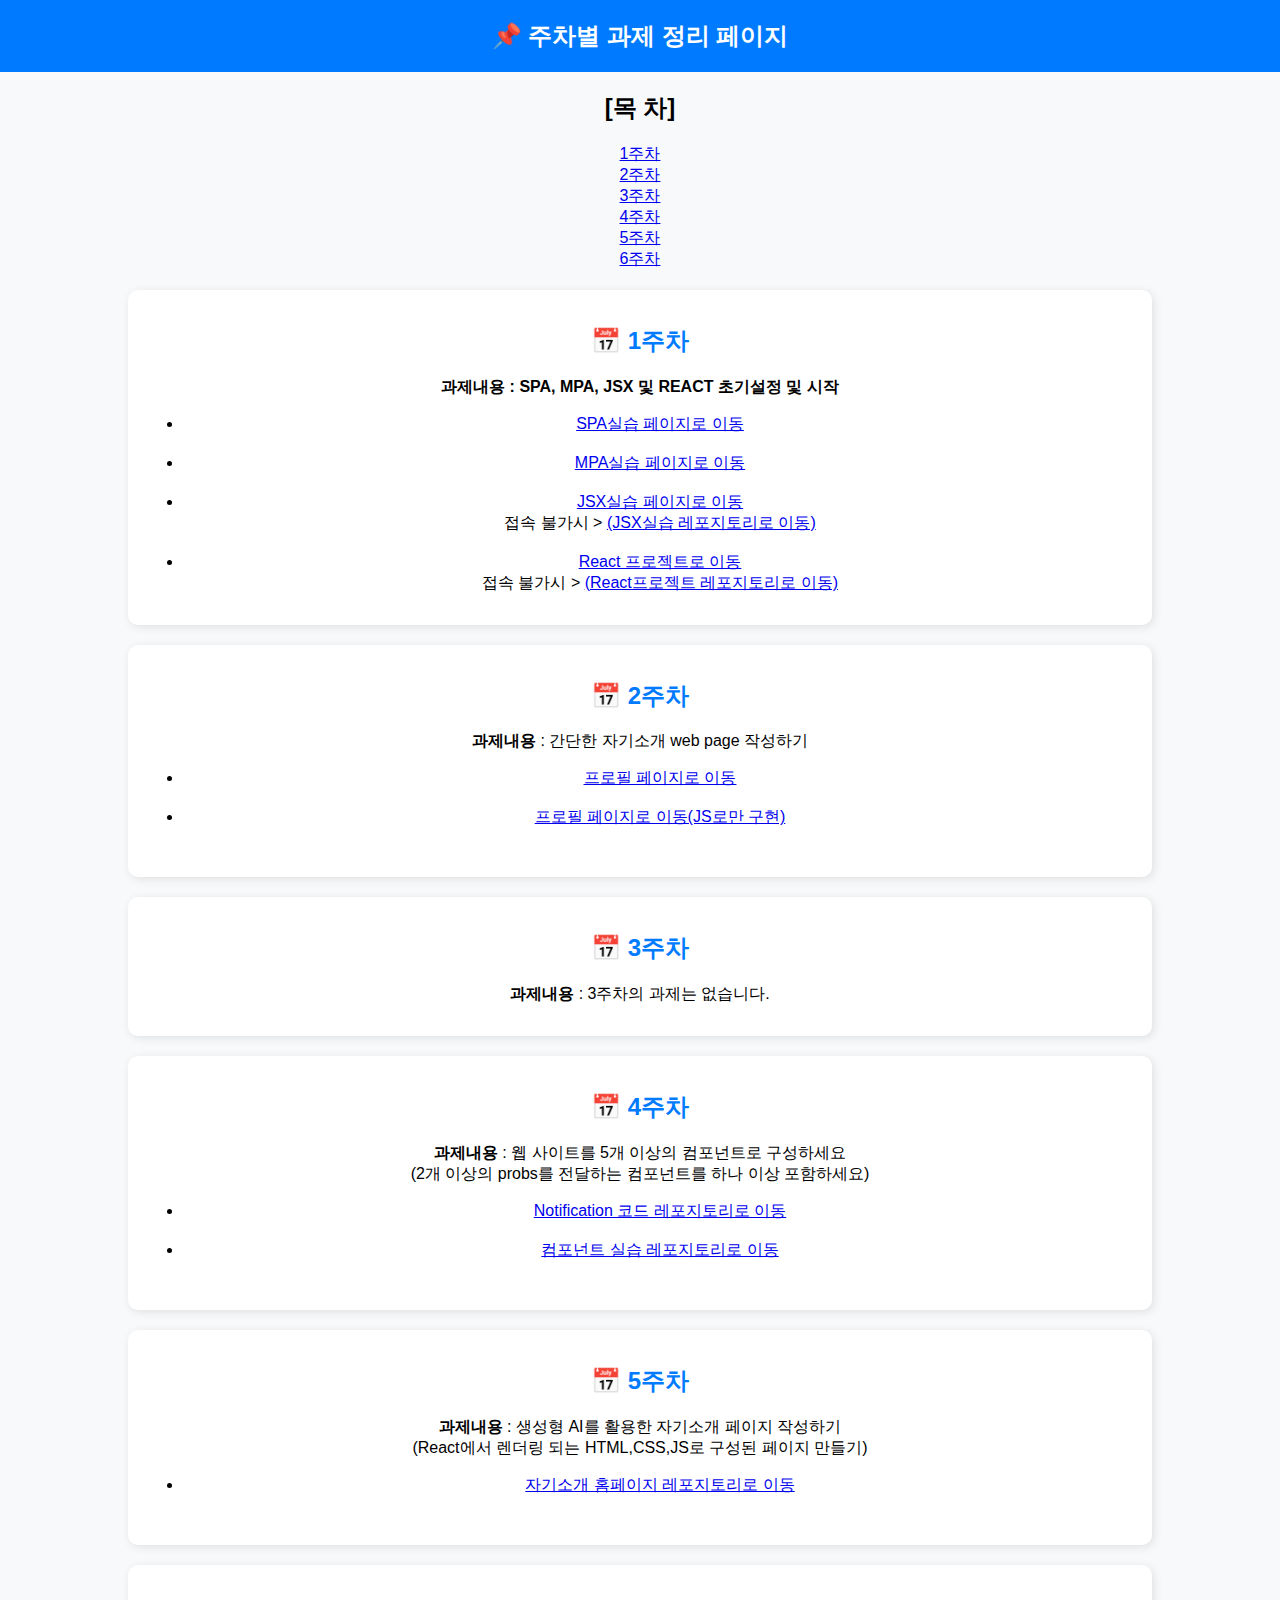
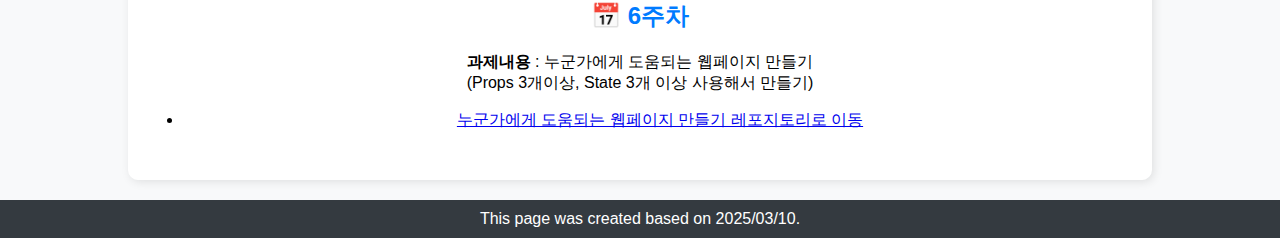
<file: index.html>
<!DOCTYPE html>
<html lang="ko">
<head>
    <meta charset="UTF-8">
    <meta name="viewport" content="width=device-width, initial-scale=1.0">
    <title>주차별 과제 정리</title>
    <style>
        body {
            font-family: Arial, sans-serif;
            background-color: #f8f9fa;
            text-align: center;
            margin: 0;
            padding: 0;
        }
        header {
            background-color: #007bff;
            color: white;
            padding: 20px;
            font-size: 24px;
            font-weight: bold;
        }
        .container {
            width: 80%;
            margin: 20px auto;
        }
        .week {
            background: white;
            padding: 15px;
            margin: 10px 0;
            border-radius: 10px;
            box-shadow: 2px 2px 10px rgba(0, 0, 0, 0.1);
        }
        .week h2 {
            color: #007bff;
        }
        footer {
            background: #343a40;
            color: white;
            padding: 10px;
            margin-top: 20px;
        }
    </style>
</head>
<body>

<header>
    📌 주차별 과제 정리 페이지
</header>

<h2><b>[목 차]</b></h2>   
        
    <a href="#1week">1주차</a><br>
    <a href="#2week">2주차</a><br>
    <a href="#3week">3주차</a><br>
    <a href="#4week">4주차</a><br>
    <a href="#5week">5주차</a><br>
    <a href="#6week">6주차</a><br>


<div class="container">
    <div class="week">
        <h2 id = "1week">📅 1주차</h2>
        <p><b>과제내용 : SPA, MPA, JSX 및 REACT 초기설정 및 시작</b></p>
        <ul>
        <li><a href="https://wsidfy.github.io/Applied_Web_Programming/1week/SPA/index.html" target="_blank">SPA실습 페이지로 이동</a><br><br>
        <li><a href="https://wsidfy.github.io/Applied_Web_Programming/1week/MPA/index.html" target="_blank">MPA실습 페이지로 이동</a><br><br>
        <li><a href="https://wsidfy.github.io/Applied_Web_Programming/1week/JSX_coding/index.html" target="_blank">JSX실습 페이지로 이동</a>
            <br>접속 불가시 > <a href="https://github.com/WSIDFY/Applied_Web_Programming/tree/main/1week/JSX_coding" target="_blank">(JSX실습 레포지토리로 이동)</a><br><br>
        <li><a href="https://wsidfy.github.io/Applied_Web_Programming/1week/ReactProject/index.html" target="_blank">React 프로젝트로 이동</a>
            <br>접속 불가시 > <a href="https://github.com/WSIDFY/Applied_Web_Programming/tree/main/1week/ReactProject" target="_blank">(React프로젝트 레포지토리로 이동)</a>
    </ul>
    </div>
</div>

<div class="container">
    <div class="week">
        <h2 id = "2week">📅 2주차</h2>
        <p><b>과제내용</b> : 간단한 자기소개 web page 작성하기</p>
        <ul>
        <li><a href="https://wsidfy.github.io/Applied_Web_Programming/2week/profile_1/index.html" target="_blank">프로필 페이지로 이동</a><br><br>
        <li><a href="https://wsidfy.github.io/Applied_Web_Programming/2week/profile_2/index.html" target="_blank">프로필 페이지로 이동(JS로만 구현)</a><br><br>
        </ul>
    </div>
</div>

<div class="container">
    <div class="week">
        <h2 id = "3week">📅 3주차</h2>
        <p><b>과제내용</b> : 3주차의 과제는 없습니다.</p>
    </div>
</div>


<div class="container">
    <div class="week">
        <h2 id = "4week">📅 4주차</h2>
        <p><b>과제내용</b> : 웹 사이트를 5개 이상의 컴포넌트로 구성하세요<br>(2개 이상의 probs를 전달하는 컴포넌트를 하나 이상 포함하세요)</p>
        <ul>
        <li><a href="https://github.com/WSIDFY/Applied_Web_Programming/tree/main/4week/Notification" target="_blank">Notification 코드 레포지토리로 이동</a><br><br>
        <li><a href="https://github.com/WSIDFY/Applied_Web_Programming/tree/main/4week/use_component_5" target="_blank">컴포넌트 실습 레포지토리로 이동</a><br><br>
        </ul>
    </div>
</div>


    <div class="container">
    <div class="week">
        <h2 id = "5week">📅 5주차</h2>
        <p><b>과제내용</b> : 생성형 AI를 활용한 자기소개 페이지 작성하기<br>(React에서 렌더링 되는 HTML,CSS,JS로 구성된 페이지 만들기)</p>
        <ul>
        <li><a href="https://github.com/WSIDFY/Applied_Web_Programming/tree/main/5week" target="_blank">자기소개 홈페이지 레포지토리로 이동</a><br><br>
        </ul>
    </div>
</div>

<div class="container">
    <div class="week">
        <h2 id = "6week">📅 6주차</h2>
        <p><b>과제내용</b> : 누군가에게 도움되는 웹페이지 만들기<br>(Props 3개이상, State 3개 이상 사용해서 만들기)</p>
        <ul>
        <li><a href="https://github.com/WSIDFY/Applied_Web_Programming/tree/main/6week" target="_blank">누군가에게 도움되는 웹페이지 만들기 레포지토리로 이동</a><br><br>
        </ul>
    </div>
</div>

<footer>
    This page was created based on 2025/03/10.
</footer>

</body>
</html>
</file>
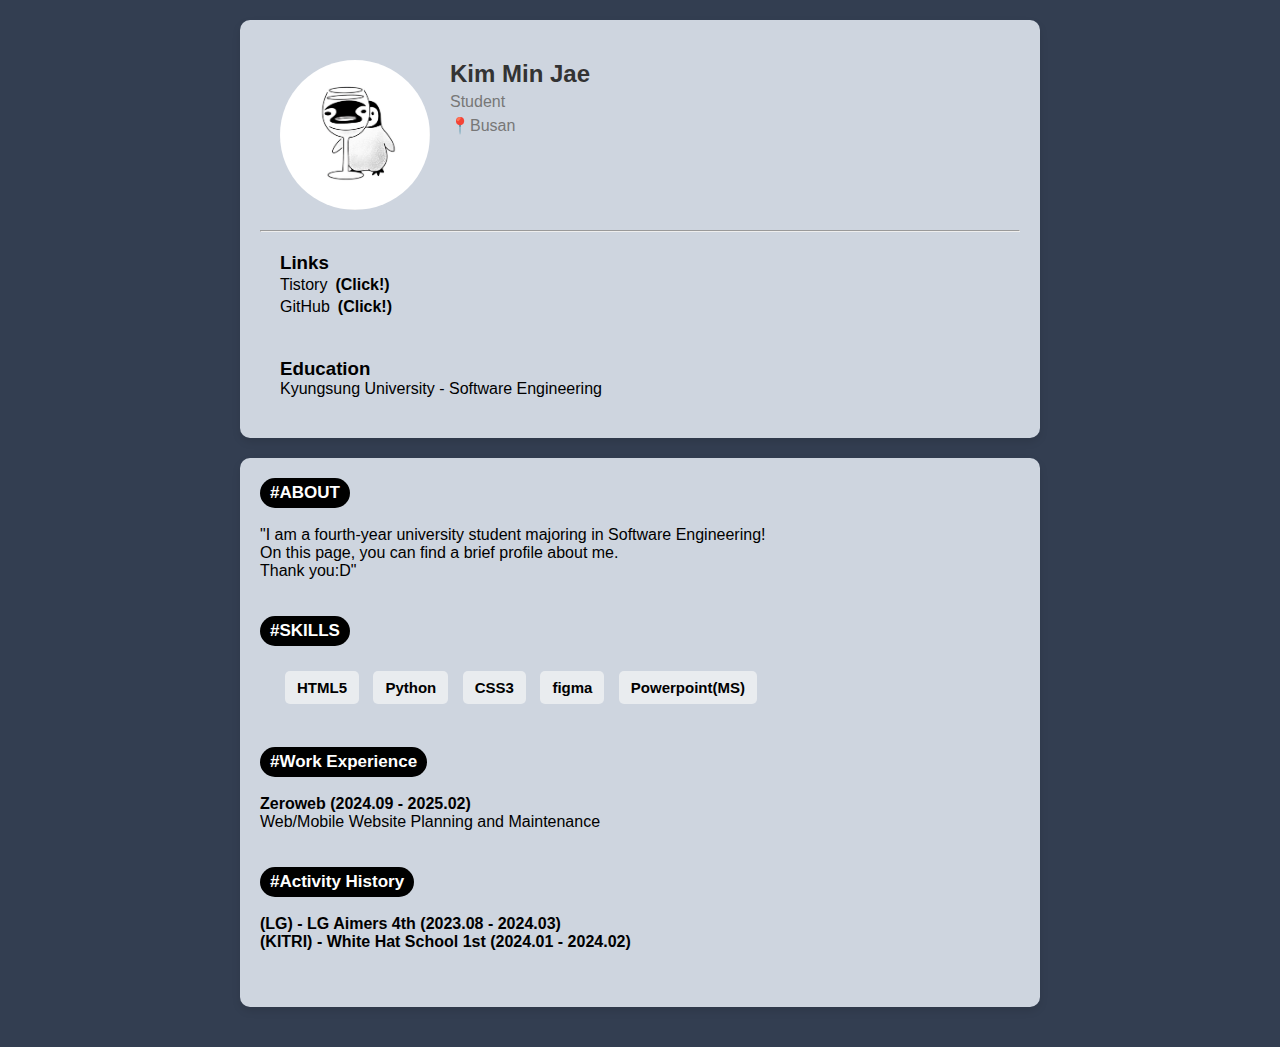
<file: 2week/profile_1/index.html>
<!DOCTYPE html>
<html lang="en">
<head>
  <meta charset="UTF-8" />
  <meta name="viewport" content="width=device-width, initial-scale=1.0" />
  <!--style.css파일 불러오기-->
  <link rel="stylesheet" href="style.css" />
  <title>Profil_Page</title>
</head>
<body>
  <!-- 첫 번째 컨테이너 -->
  <div class="container">
    <div class="profile">
      <img src="profil.jpg" alt="Profile Image" />
      <div class="info">
        <h2>Kim Min Jae</h2>
        <p>Student</p>
        <p>📍Busan</p>
      </div>
    </div>
    <hr />
    <div class="works">
      <h3>Links</h3>
      <div id="contact">
        <a href="https://qmffjr2001.tistory.com" target="_blank">Tistory</a><b>(Click!)</b><br />
        <a href="https://github.com/WSIDFY" target="_blank">GitHub</a><b>(Click!)</b><br />
      </div>
    </div>
    <div class="works">
      <h3>Education</h3>
      <p>Kyungsung University - Software Engineering</p>
    </div>
  </div>

  <!-- 두 번째 컨테이너 -->
  <div class="container">
    <!-- ABOUT -->
    <h3 class="section-title">#ABOUT</h3><br><br>
    <p>
      "I am a fourth-year university student majoring in Software Engineering!<br />
      On this page, you can find a brief profile about me.<br />
      Thank you:D"
    </p>
    <br /><br />

    <!-- SKILLS -->
    <h3 class="section-title">#SKILLS</h3>
    <div class="skills">
      <span>HTML5</span>
      <span>Python</span>
      <span>CSS3</span>
      <span>figma</span>
      <span>Powerpoint(MS)</span>
    </div>
    <br />

    <!-- Work Experience -->
    <h3 class="section-title">#Work Experience</h3>
    <br /><br />
    <p><strong>Zeroweb (2024.09 - 2025.02)</strong></p>
    <span>Web/Mobile Website Planning and Maintenance</span>
    <br /><br /><br />

    <!-- Activity History -->
    <h3 class="section-title">#Activity History</h3>
    <br /><br />
    <p>
      <strong>(LG) - LG Aimers 4th (2023.08 - 2024.03)<br />
      (KITRI) - White Hat School 1st (2024.01 - 2024.02)</strong>
    </p>
    <br /><br />
  </div>
</body>
</html>
</file>
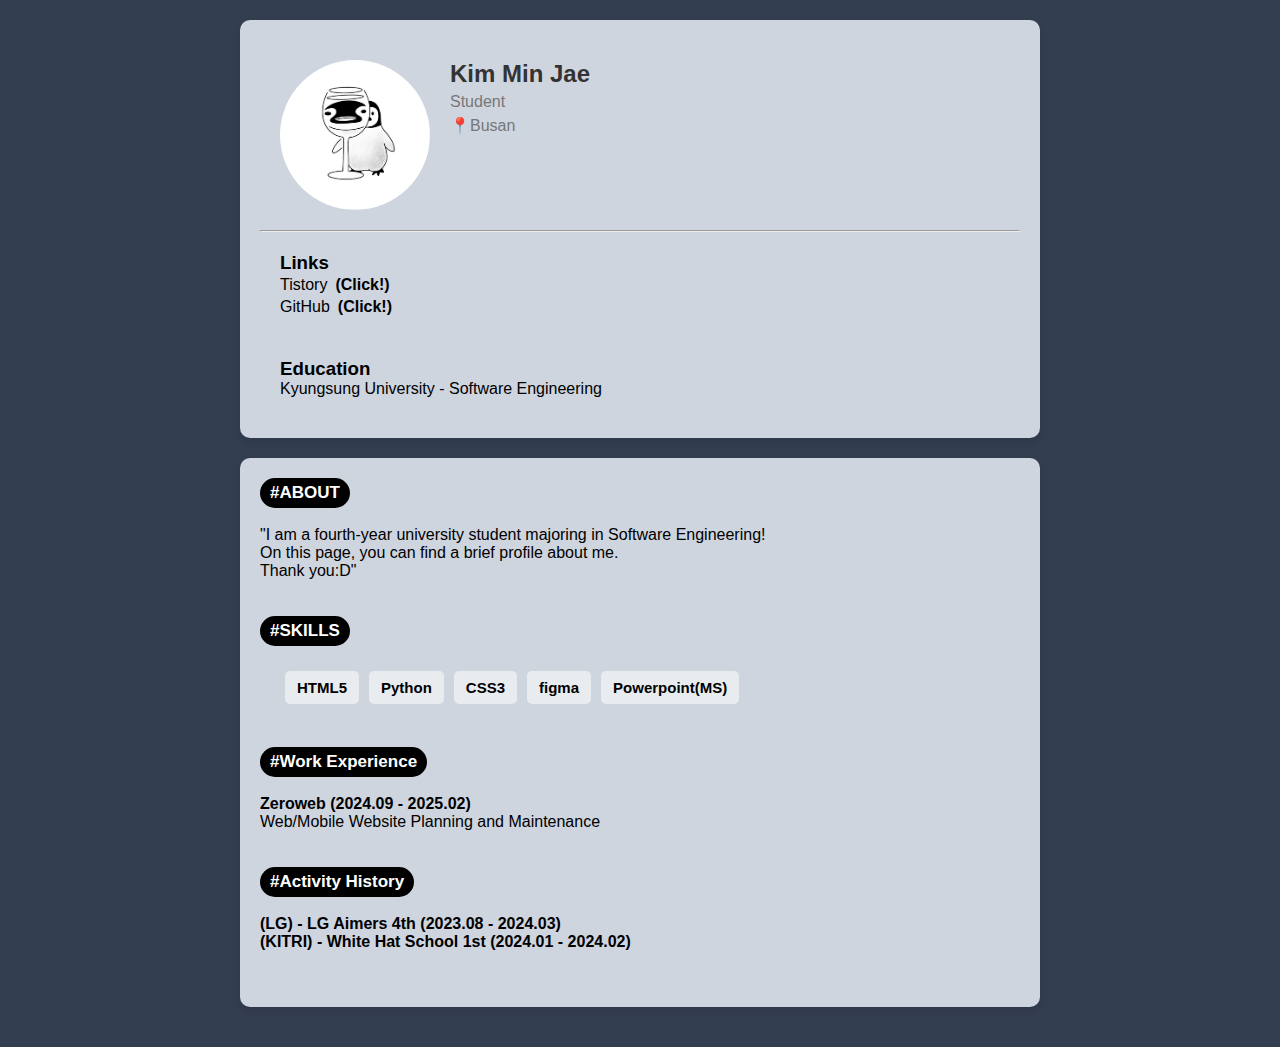
<file: 2week/profile_2/index.html>
<!DOCTYPE html>
<html lang="en">
<head>
  <meta charset="UTF-8" />
  <meta name="viewport" content="width=device-width, initial-scale=1.0"/>
  <title>Profil_Page_JS_Only</title>
</head>
<body>
<script>
  // <style> 태그를 생성하여 CSS요소소 추가
  const style = document.createElement('style');

  style.textContent = `
    /* 공통 초기화 */
    * {
      margin: 0;
      padding: 0;
      box-sizing: border-box;
      font-family: Arial, sans-serif;
    }
    /* 공통 배경 및 레이아웃 */
    body {
      background-color: #333e51;
      display: flex;
      flex-direction: column;
      align-items: center;
      padding: 20px;
    }
    .container {
      width: 90%;
      max-width: 800px;
      background: #ced5df;
      box-shadow: 0 4px 8px rgba(0, 0, 0, 0.1);
      border-radius: 10px;
      overflow: hidden;
      padding: 20px;
      margin-bottom: 20px;
    }
    /* 프로필 섹션 */
    .profile {
      display: flex;
      flex-wrap: wrap;
      align-items: left;
      text-align: left;
      padding: 20px;
      gap: 20px;
      justify-content: left;
    }
    .profile img {
      width: 150px;
      height: 150px;
      border-radius: 50%;
    }
    .info {
      text-align: left;
    }
    .info h2 {
      color: #333;
    }
    .info p {
      color: #777;
      margin: 5px 0;
    }
    /* LINKS (contact) */
    #contact a {
      color: black;
      display: inline-block;
      border-radius: 4px;
      padding: 2px 8px 2px 0;
      text-decoration: none;
    }
    #contact a:hover {
      background-color: #2f2f2f;
      color: rgb(255, 153, 0);
      text-decoration: none;
      padding: 2px 8px;
      transition: padding 0.2s;
      font-weight: bold;
    }
    /* section-title */
    .section-title {
      font-size: 17px;
      background-color: black;
      color: white;
      padding: 5px 10px;
      border-radius: 15px;
      display: inline-block;
    }
    /* WORKS & SKILLS */
    .works,
    .skills {
      padding: 20px;
    }
    /* skills */
    .skills span {
      display: inline-block;
      background: #e9ecef;
      padding: 8px 12px;
      margin: 5px;
      border-radius: 5px;
      font-weight: bold;
      font-size: 15px;
    }
    /* 반응형 (모바일) */
    @media (max-width: 600px) {
      .profile {
        flex-direction: column;
      }
      .info {
        text-align: center;
      }
    /* 중앙 정렬 추가 */
    .profile img {
      display: block;
      margin: 0 auto;
    }
    }
  `;
  document.head.appendChild(style);

  // DOM 요소를 모두 자바스크립트로 생성
  document.addEventListener('DOMContentLoaded', () => {
    // body 참조
    const body = document.body;

    // 첫 번째 container 시작 ================================================================================
    const container1 = document.createElement('div');
    container1.classList.add('container');

    // profile
    const profileDiv = document.createElement('div');
    profileDiv.classList.add('profile');

    const img = document.createElement('img');
    img.src = 'profil.jpg'; // 프로필 이미지 경로
    img.alt = 'Profile Image';

    const infoDiv = document.createElement('div');
    infoDiv.classList.add('info');

    const h2Name = document.createElement('h2');
    h2Name.textContent = 'Kim Min Jae';

    const pRole = document.createElement('p');
    pRole.textContent = 'Student';

    const pLocation = document.createElement('p');
    pLocation.textContent = '📍Busan';

    // info 안에 추가
    infoDiv.append(h2Name, pRole, pLocation);

    // profile 안에 추가
    profileDiv.append(img, infoDiv);

    // hr
    const hr = document.createElement('hr');

    // works (Links 요소)
    const worksDiv1 = document.createElement('div');
    worksDiv1.classList.add('works');

    const worksH3_1 = document.createElement('h3');
    worksH3_1.textContent = 'Links';

    const contactDiv = document.createElement('div');
    contactDiv.id = 'contact';

    // Tistory 링크
    const tistoryA = document.createElement('a');
    tistoryA.href = 'https://qmffjr2001.tistory.com';
    tistoryA.target = '_blank';
    tistoryA.textContent = 'Tistory';

    const tistoryB = document.createElement('b');
    tistoryB.textContent = '(Click!)';

    // 개행
    const br1 = document.createElement('br');

    // GitHub 링크
    const githubA = document.createElement('a');
    githubA.href = 'https://github.com/WSIDFY';
    githubA.target = '_blank';
    githubA.textContent = 'GitHub';

    const githubB = document.createElement('b');
    githubB.textContent = '(Click!)';

    const br2 = document.createElement('br');

    contactDiv.append(tistoryA, tistoryB, br1, githubA, githubB, br2);

    worksDiv1.append(worksH3_1, contactDiv);

    // works (Education 요소)
    const worksDiv2 = document.createElement('div');
    worksDiv2.classList.add('works');

    const worksH3_2 = document.createElement('h3');
    worksH3_2.textContent = 'Education';

    const eduP = document.createElement('p');
    eduP.textContent = 'Kyungsung University - Software Engineering';

    worksDiv2.append(worksH3_2, eduP);

    // container1으로로 모으기
    container1.append(profileDiv, hr, worksDiv1, worksDiv2);

    // 여기까지 container1 ================================================================================



    // 두 번째 container 시작 ==============================================================================
    const container2 = document.createElement('div');
    container2.classList.add('container');

    // #ABOUT
    const aboutH3 = document.createElement('h3');
    aboutH3.classList.add('section-title');
    aboutH3.textContent = '#ABOUT';

    const br3 = document.createElement('br');
    const br4 = document.createElement('br');

    const aboutP = document.createElement('p');
    // 여러 줄을 한 번에 표시하기 위한 innerHTML 사용
    aboutP.innerHTML = `"I am a fourth-year university student majoring in Software Engineering!<br/>
    On this page, you can find a brief profile about me.<br/>
    Thank you:D"`;

    const br5 = document.createElement('br');
    const br6 = document.createElement('br');

    // #SKILLS
    const skillsH3 = document.createElement('h3');
    skillsH3.classList.add('section-title');
    skillsH3.textContent = '#SKILLS';

    const skillsDiv = document.createElement('div');
    skillsDiv.classList.add('skills');

    const skillList = ['HTML5', 'Python', 'CSS3', 'figma', 'Powerpoint(MS)'];
    skillList.forEach(skill => {
      const span = document.createElement('span');
      span.textContent = skill;
      skillsDiv.appendChild(span);
    });

    const br7 = document.createElement('br');

    // #Work Experience
    const workExpH3 = document.createElement('h3');
    workExpH3.classList.add('section-title');
    workExpH3.textContent = '#Work Experience';

    const br8 = document.createElement('br');
    const br9 = document.createElement('br');

    const workExpP = document.createElement('p');
    const strong1 = document.createElement('strong');
    strong1.textContent = 'Zeroweb (2024.09 - 2025.02)';
    workExpP.appendChild(strong1);

    const workSpan = document.createElement('span');
    workSpan.textContent = 'Web/Mobile Website Planning and Maintenance';

    const br10 = document.createElement('br');
    const br11 = document.createElement('br');
    const br12 = document.createElement('br');

    // #Activity History
    const activityH3 = document.createElement('h3');
    activityH3.classList.add('section-title');
    activityH3.textContent = '#Activity History';

    const br13 = document.createElement('br');
    const br14 = document.createElement('br');

    const activityP = document.createElement('p');
    const strong2 = document.createElement('strong');
    strong2.innerHTML = `(LG) - LG Aimers 4th (2023.08 - 2024.03)<br/>
    (KITRI) - White Hat School 1st (2024.01 - 2024.02)`;

    activityP.appendChild(strong2);

    const br15 = document.createElement('br');
    const br16 = document.createElement('br');

    // container2에 추가
    container2.append(
      aboutH3, br3, br4, aboutP, br5, br6,
      skillsH3, skillsDiv, br7,
      workExpH3, br8, br9, workExpP, workSpan, br10, br11, br12,
      activityH3, br13, br14, activityP, br15, br16
    );
    // 여기까지 container2 ================================================================================

    // Body에 추가
    body.append(container1, container2);
  });
</script>
</body>
</html>
</file>
<file: 2week/profile_1/style.css>
* {
    margin: 0;
    padding: 0;
    box-sizing: border-box;
    font-family: Arial, sans-serif;
  }
  
  /* 공통 배경 및 레이아웃 */
  body {
    background-color: #333e51;
    display: flex;
    flex-direction: column;
    align-items: center;
    padding: 20px;
  }
  
  .container {
    width: 90%;
    max-width: 800px;
    background: #ced5df;
    box-shadow: 0 4px 8px rgba(0, 0, 0, 0.1);
    border-radius: 10px;
    overflow: hidden;
    padding: 20px;
    margin-bottom: 20px;
  }
  
  /* 프로필 */
  .profile {
    display: flex;
    flex-wrap: wrap;
    align-items: left;
    text-align: left;
    padding: 20px;
    gap: 20px;
    justify-content: left;
  }
  .profile img {
    width: 150px;
    height: 150px;
    border-radius: 50%;
  }
  .info {
    text-align: left;
  }
  .info h2 {
    color: #333;
  }
  .info p {
    color: #777;
    margin: 5px 0;
  }
  
  /* LINKS (contact) */
  #contact a {
    color: black;
    display: inline-block;
    border-radius: 4px;
    padding: 2px 8px 2px 0;
    text-decoration: none;
  }
  #contact a:hover {
    background-color: #2f2f2f;
    color: rgb(255, 153, 0);
    text-decoration: none;
    padding: 2px 8px;
    transition: padding 0.2s;
    font-weight: bold;
  }
  
  /* section-title */
  .section-title {
    font-size: 17px;
    background-color: black;
    color: white;
    padding: 5px 10px;
    border-radius: 15px;
    display: inline-block;
  }
  
  /* WORKS & SKILLS */
  .works,
  .skills {
    padding: 20px;
  }
  
  /* skills */
  .skills span {
    display: inline-block;
    background: #e9ecef;
    padding: 8px 12px;
    margin: 5px;
    border-radius: 5px;
    font-weight: bold;
    font-size: 15px;
  }
  
  /* 반응형 요소 추가 (모바일) */
  @media (max-width: 600px) {
    .profile {
      flex-direction: column;
    }
    .info {
      text-align: center;
    }
     /* 이미지 중앙 정렬 */
  .profile img {
    display: block;
    margin: 0 auto;
  }
    
  }
</file>
